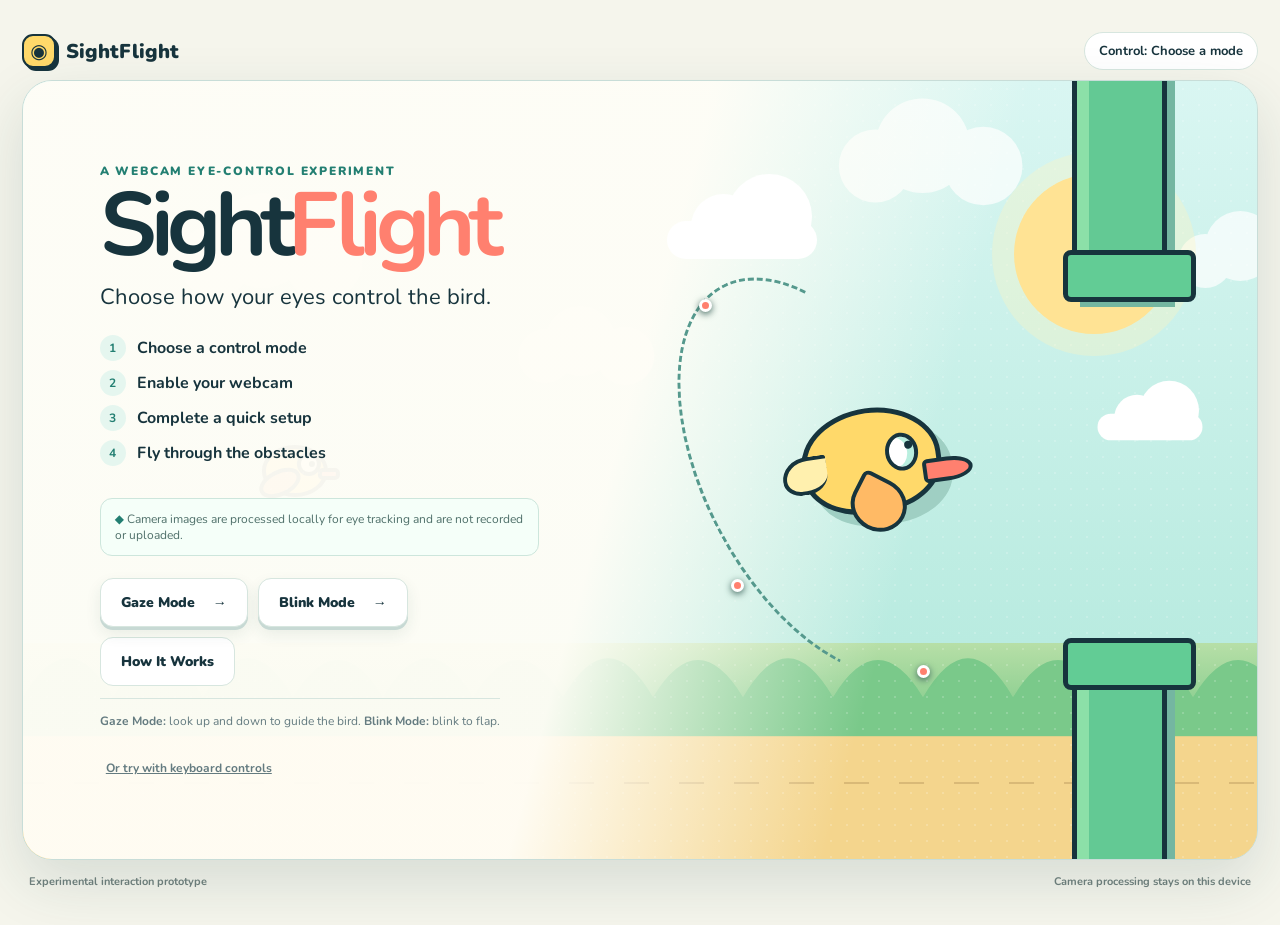
<file: index.html>
<!doctype html>
<html lang="en">
<head>
  <meta charset="utf-8">
  <meta name="viewport" content="width=device-width, initial-scale=1">
  <meta name="description" content="SightFlight — an experimental webcam eye-controlled flying game.">
  <title>SightFlight</title>
  <link rel="preconnect" href="https://fonts.googleapis.com">
  <link rel="preconnect" href="https://fonts.gstatic.com" crossorigin>
  <link href="https://fonts.googleapis.com/css2?family=Nunito:wght@500;700;800;900&display=swap" rel="stylesheet">
  <link rel="stylesheet" href="style.css">
  <link rel="stylesheet" href="mode-selection.css">
  <style>.blink-readiness{display:grid;gap:8px;margin:22px auto;padding:18px;border:1px solid var(--line);border-radius:14px;background:#f5fffaf0}.blink-readiness strong{font-size:22px}.blink-readiness span{color:var(--muted);font-weight:800}.button:disabled{cursor:not-allowed;opacity:.45;transform:none;box-shadow:none}.debug-panel{width:420px;max-height:calc(100% - 115px);overflow:auto}.debug-action{width:100%;margin:7px 0;padding:6px;border:1px solid #ffffff55;border-radius:7px;color:#fff;background:#ffffff12;font:700 11px Nunito;cursor:pointer}.diagnostic-fields{display:grid;grid-template-columns:1fr 1fr;gap:5px}.diagnostic-fields select,.diagnostic-fields input{min-width:0;padding:5px;border:1px solid #ffffff55;border-radius:6px;color:#fff;background:#173532;font:700 10px Nunito}.diagnostic-hint,.history-status{margin:2px 0 8px;font-size:10px;line-height:1.35;color:#d8ece8}.blink-history{width:100%;margin:5px 0;border-collapse:collapse;font-size:9px}.blink-history th,.blink-history td{padding:3px 2px;border-bottom:1px solid #ffffff20;text-align:right}.blink-history th:nth-child(2),.blink-history td:nth-child(2){text-align:left}.blink-event-log{margin:5px 0 0;padding-left:17px;font-size:10px;line-height:1.45;color:#d8ece8}.blink-event-log li{margin-bottom:3px}</style>
</head>
<body>
  <main class="app-shell">
    <header class="topbar">
      <a class="brand" href="#" aria-label="SightFlight home">
        <span class="brand-mark" aria-hidden="true">◉</span>
        <span>SightFlight</span>
      </a>
      <div class="top-actions">
        <span id="controlBadge" class="badge">Control: Choose a mode</span>
        <button id="pauseButton" class="icon-button hidden" type="button">Pause</button>
      </div>
    </header>

    <section id="stage" class="stage" aria-live="polite">
      <canvas id="gameCanvas" width="1280" height="720" aria-label="SightFlight game canvas"></canvas>
      <div class="sky-noise" aria-hidden="true"></div>

      <section id="welcomeScreen" class="screen welcome-screen">
        <div class="hero-copy">
          <p class="eyebrow">A WEBCAM EYE-CONTROL EXPERIMENT</p>
          <h1>Sight<span>Flight</span></h1>
          <p class="lede">Choose how your eyes control the bird.</p>
          <ol class="steps">
            <li><b>1</b><span>Choose a control mode</span></li>
            <li><b>2</b><span>Enable your webcam</span></li>
            <li><b>3</b><span>Complete a quick setup</span></li>
            <li><b>4</b><span>Fly through the obstacles</span></li>
          </ol>
          <p class="privacy"><span aria-hidden="true">◆</span> Camera images are processed locally for eye tracking and are not recorded or uploaded.</p>
          <div class="button-row">
            <button id="enableTrackingButton" class="button secondary mode-option" type="button" aria-pressed="false">Gaze Mode <span>→</span></button>
            <button id="enableBlinkButton" class="button secondary mode-option" type="button" aria-pressed="false">Blink Mode <span>→</span></button>
            <button id="howButton" class="button secondary" type="button">How It Works</button>
          </div>
          <p class="fine-print"><b>Gaze Mode:</b> look up and down to guide the bird. <b>Blink Mode:</b> blink to flap.</p>
          <button id="keyboardDemoButton" class="text-button" type="button">Or try with keyboard controls</button>
        </div>
        <div class="hero-art" aria-hidden="true">
          <div class="sun"></div><div class="cloud cloud-a"></div><div class="cloud cloud-b"></div>
          <div class="hero-bird"><i></i><em></em><b></b></div>
          <div class="gaze-path"><span></span><span></span><span></span></div>
          <div class="pipe-art top"></div><div class="pipe-art bottom"></div>
        </div>
      </section>

      <section id="blinkTestScreen" class="screen centered hidden">
        <div class="card compact-card">
          <p class="eyebrow">Blink Mode setup</p><h2>Blink Test</h2>
          <p>Blink normally a few times while facing the camera.</p>
          <div class="blink-readiness"><strong id="blinkTestEyes">Eyes: WAITING</strong><span id="blinkTestCount">Blinks detected: 0 / 3</span></div>
          <p id="blinkTestStatus" class="fine-print">Loading face tracking…</p>
          <div class="button-row"><button id="startBlinkButton" class="button primary" type="button" disabled>Start Game <span>→</span></button><button id="retryBlinkButton" class="button secondary" type="button">Retry Test</button><button class="button secondary back-to-menu-button" type="button">Back to Menu</button></div>
        </div>
      </section>

      <section id="cameraScreen" class="screen centered hidden">
        <div class="card compact-card">
          <div class="loader" aria-hidden="true"></div>
          <p class="eyebrow">Camera setup</p>
          <h2>Getting your eyes in view…</h2>
          <p id="cameraStatus">Allow camera access in your browser when prompted.</p>
          <div id="cameraErrorActions" class="button-row hidden">
            <button id="retryCameraButton" class="button primary" type="button">Try Again</button>
            <button id="cameraKeyboardButton" class="button secondary" type="button">Use Keyboard</button>
          </div>
          <button class="button secondary back-to-menu-button" type="button">Back to Menu</button>
        </div>
      </section>

      <section id="calibrationScreen" class="screen hidden">
        <div class="calibration-header">
          <div><p class="eyebrow">Eye tracking setup</p><h2 id="calibrationTitle">Look at each dot and click</h2></div>
          <div class="progress-wrap"><span id="calibrationProgress">Calibration: 0 / 9</span><div class="progress"><i id="calibrationBar"></i></div><button class="mini-button setup-back-button back-to-menu-button" type="button">Back to Menu</button></div>
        </div>
        <p id="calibrationHint" class="calibration-hint">Keep your head comfortably still. Click each target 3 times while looking directly at it.</p>
        <div id="calibrationPoints" class="calibration-points"></div>
        <div id="validationPanel" class="validation-panel hidden">
          <div id="validationTarget" class="validation-target"><span></span></div>
          <div class="validation-copy"><b>Follow the mint target with your eyes</b><span>Orange shows the current estimate.</span></div>
          <div class="button-row">
            <button id="startGameButton" class="button primary" type="button">Start Game <span>→</span></button>
            <button id="recalibrateButton" class="button secondary" type="button">Recalibrate</button>
          </div>
        </div>
      </section>

      <div id="hud" class="hud hidden">
        <div class="score-card"><small>SCORE</small><strong id="scoreValue">0</strong></div>
        <div class="hud-options">
          <label><input id="gazeToggle" type="checkbox"><span></span> Show gaze cursor</label>
          <label><input id="debugToggle" type="checkbox"><span></span> Debug</label>
          <button id="modeButton" class="mini-button" type="button">Use Blink Mode</button>
        </div>
      </div>

      <div id="gazeCursor" class="gaze-cursor hidden" aria-hidden="true"></div>
      <div id="trackingLost" class="tracking-lost hidden"><span></span> Eye tracking lost — look toward the screen.</div>
      <aside id="debugPanel" class="debug-panel hidden"><b>Tracking telemetry</b><dl><dt>Raw X</dt><dd id="debugRawX">—</dd><dt>Raw Y</dt><dd id="debugRawY">—</dd><dt>Window samples</dt><dd id="debugGazeSamples">0</dd><dt>Median Y</dt><dd id="debugMedianY">—</dd><dt>Control Hz</dt><dd id="debugControlHz">10</dd><dt>Smoothed Y</dt><dd id="debugSmoothY">—</dd><dt>Bird target Y</dt><dd id="debugTargetY">—</dd><dt>Blink left</dt><dd id="debugBlinkLeft">—</dd><dt>Blink right</dt><dd id="debugBlinkRight">—</dd><dt>Blink state</dt><dd id="debugBlinkState">OPEN</dd><dt>Close / open</dt><dd id="debugBlinkThresholds">.55 / .32</dd><dt>Cooldown</dt><dd id="debugCooldown">ready</dd><dt>Since blink</dt><dd id="debugSinceBlink">—</dd><dt>Since OPEN</dt><dd id="debugSinceOpen">—</dd><dt>Since CLOSED</dt><dd id="debugSinceClosed">—</dd><dt>Closed ms</dt><dd id="debugClosedMs">0</dd><dt>Video FPS</dt><dd id="debugVideoFps">0.0</dd><dt>MediaPipe FPS</dt><dd id="debugMediaPipeFps">0.0</dd><dt>MP frames</dt><dd id="debugMediaPipeFrames">0</dd><dt>Raw candidates</dt><dd id="debugRawCandidates">0</dd><dt>Accepted blinks</dt><dd id="debugAcceptedBlinks">0</dd><dt>Flaps emitted</dt><dd id="debugFlaps">0</dd><dt>Bird Y</dt><dd id="debugBirdY">—</dd><dt>Bird velocity</dt><dd id="debugBirdVelocity">0</dd><dt>Game FPS</dt><dd id="debugFps">—</dd><dt>Status</dt><dd id="debugStatus">idle</dd></dl><button id="resetBlinkDiagnostics" class="debug-action" type="button">Reset Blink Diagnostics</button><p class="diagnostic-hint">Choose a test and intended blink count, start the run, perform the blinks, then complete it. Each run measures its own counters and average MediaPipe FPS.</p><div class="diagnostic-fields"><select id="blinkTestLabel" aria-label="Diagnostic test type"><option value="Normal">Normal test</option><option value="Fast">Fast test</option></select><input id="blinkActualCount" type="number" min="1" step="1" value="10" aria-label="Intended blinks"></div><button id="startBlinkDiagnosticRun" class="debug-action" type="button">Start Diagnostic Run</button><button id="completeBlinkDiagnosticRun" class="debug-action" type="button" disabled>Complete Diagnostic Run</button><b>Test History (latest 10)</b><table class="blink-history"><thead><tr><th>#</th><th>Type</th><th>Actual</th><th>Raw</th><th>Accepted</th><th>Flaps</th><th>MP FPS</th><th>Capture</th><th>Accept</th></tr></thead><tbody id="blinkHistoryBody"></tbody></table><button id="copyBlinkDiagnosticSummary" class="debug-action" type="button">Copy Diagnostic Summary</button><p id="blinkHistoryStatus" class="history-status"></p><b>Blink event log</b><ol id="blinkEventLog" class="blink-event-log"></ol></aside>

      <section id="readyScreen" class="screen centered hidden"><div class="card compact-card"><p class="eyebrow">Calibration complete</p><h2>Ready to fly?</h2><p>Look toward the upper or lower part of the screen. The bird will smoothly follow your gaze.</p><div class="button-row"><button id="readyStartButton" class="button primary" type="button">Start Game <span>→</span></button><button id="readyRecalibrateButton" class="button secondary" type="button">Recalibrate</button><button class="button secondary back-to-menu-button" type="button">Back to Menu</button></div></div></section>
      <section id="blinkReadyScreen" class="screen centered hidden"><div class="card compact-card"><p class="eyebrow">Blink test complete</p><h2>Ready to fly?</h2><p>Blink both eyes normally to flap upward. The bird will fall between blinks.</p><div class="button-row"><button id="blinkReadyStartButton" class="button primary" type="button">Start Game <span>→</span></button><button id="blinkReadyRetryButton" class="button secondary" type="button">Retry Test</button><button class="button secondary back-to-menu-button" type="button">Back to Menu</button></div></div></section>
      <section id="pauseScreen" class="screen centered overlay hidden"><div class="card compact-card"><p class="eyebrow">Round paused</p><h2 id="pauseTitle">Take your time</h2><p id="pauseMessage">Your score and obstacles are frozen.</p><div class="button-row"><button id="resumeButton" class="button primary" type="button">Resume</button><button class="button secondary back-to-menu-button" type="button">Back to Menu</button></div></div></section>
      <section id="gameOverScreen" class="screen centered overlay hidden"><div class="card compact-card result-card"><div class="result-icon">★</div><p class="eyebrow">Round complete</p><h2>Nice glide!</h2><div class="final-score"><span>Score</span><strong id="finalScore">0</strong><small id="bestScore">Best: 0</small></div><div class="button-row"><button id="restartButton" class="button primary" type="button">Play Again</button><button id="backToMenuButton" class="button secondary" type="button">Back to Menu</button></div></div></section>

      <dialog id="howDialog"><button id="closeHowButton" class="dialog-close" aria-label="Close">×</button><p class="eyebrow">How it works</p><h2>Pick how you want to fly</h2><div class="how-modes"><section><h3>Gaze Mode</h3><div class="flow"><span>Webcam</span><b>→</b><span>Look up or down</span><b>→</b><span>Bird follows</span></div><p>Look higher on the screen to fly up, or lower to fly down. Your bird follows your gaze smoothly while moving forward through the course.</p></section><section><h3>Blink Mode</h3><div class="flow"><span>Webcam</span><b>→</b><span>Blink</span><b>→</b><span>Bird flaps</span></div><p>Blink both eyes normally to flap upward. The bird falls between blinks, so time each flap to slip through the gaps.</p></section></div><p class="fine-print">Everything from your camera is processed in your browser. SightFlight is an experimental game, not a medical device.</p></dialog>
    </section>

    <footer><span>Experimental interaction prototype</span><span>Camera processing stays on this device</span></footer>
  </main>
  <!-- Vendored official WebGazer 3.5.3 release for private, reliable loading. -->
  <script src="webgazer.js"></script>
  <script src="gaze.js"></script>
  <script src="blink.js"></script>
  <script src="game.js"></script>
</body>
</html>
</file>
<file: style.css>
:root{--ink:#17343d;--muted:#647b80;--cream:#fffdf6;--mint:#5fd2af;--mint-dark:#237f72;--coral:#ff806f;--yellow:#ffd96a;--sky:#dff7f2;--line:#d7e6df;--shadow:0 22px 60px rgba(30,73,72,.14)}*{box-sizing:border-box}html,body{margin:0;min-height:100%;font-family:Nunito,system-ui,sans-serif;color:var(--ink);background:#f5f5ec}body{padding:22px}.app-shell{width:min(1450px,100%);margin:auto}.topbar{height:58px;display:flex;align-items:center;justify-content:space-between}.brand{display:flex;gap:10px;align-items:center;color:var(--ink);text-decoration:none;font-weight:900;font-size:20px}.brand-mark{display:grid;place-items:center;width:34px;height:34px;background:var(--yellow);border:2px solid var(--ink);border-radius:11px;box-shadow:3px 3px 0 var(--ink)}.top-actions{display:flex;gap:10px;align-items:center}.badge,.icon-button,.mini-button{font:700 13px Nunito;border:1px solid var(--line);background:#fff;border-radius:99px;padding:9px 14px;color:var(--ink)}.icon-button,.mini-button{cursor:pointer}.stage{height:min(790px,calc(100vh - 120px));min-height:590px;position:relative;overflow:hidden;border:1px solid #c8ddd8;border-radius:30px;background:linear-gradient(#d9f5f2 0 68%,#b5e1b2 68% 73%,#fae0a2 73%);box-shadow:var(--shadow)}canvas{position:absolute;inset:0;width:100%;height:100%;display:block}.sky-noise{position:absolute;inset:0;opacity:.18;pointer-events:none;background-image:radial-gradient(#fff 1px,transparent 1px);background-size:16px 16px}.screen{position:absolute;inset:0;z-index:10}.hidden{display:none!important}.welcome-screen{display:grid;grid-template-columns:48% 52%;background:linear-gradient(105deg,rgba(255,253,246,.96) 0 48%,transparent 70%)}.hero-copy{padding:clamp(45px,6vw,88px);display:flex;flex-direction:column;justify-content:center;align-items:flex-start}.eyebrow{margin:0 0 8px;text-transform:uppercase;letter-spacing:.15em;font-size:12px;font-weight:900;color:var(--mint-dark)}h1{font-size:clamp(58px,7vw,96px);line-height:.87;letter-spacing:-.07em;margin:0}h1 span{color:var(--coral)}h2{font-size:clamp(30px,4vw,48px);line-height:1;margin:5px 0 14px;letter-spacing:-.04em}.lede{font-size:22px;margin:18px 0}.steps{list-style:none;padding:0;margin:5px 0 20px;display:grid;gap:9px}.steps li{display:flex;align-items:center;gap:11px;font-weight:700}.steps b{display:grid;place-items:center;width:26px;height:26px;border-radius:50%;background:#e5f6ef;color:var(--mint-dark);font-size:12px}.privacy{max-width:530px;padding:12px 14px;border:1px solid #cde6dc;border-radius:12px;background:#f5fffaf0;color:#4f706a;font-size:12px}.privacy span{color:var(--mint-dark)}.button-row{display:flex;flex-wrap:wrap;gap:10px;margin-top:10px}.button{border:0;border-radius:13px;padding:14px 20px;font:900 14px Nunito;cursor:pointer;transition:.18s transform,.18s box-shadow}.button:hover{transform:translateY(-2px)}.button.primary{color:#fff;background:var(--ink);box-shadow:0 6px 0 #09232a}.button.primary:hover{box-shadow:0 8px 0 #09232a}.button.primary span{margin-left:14px}.button.secondary{color:var(--ink);background:#fff;border:1px solid var(--line)}.text-button{border:0;background:none;color:var(--muted);font:700 12px Nunito;text-decoration:underline;margin-top:18px;cursor:pointer}.hero-art{position:relative;overflow:hidden}.sun{position:absolute;width:160px;height:160px;border-radius:50%;background:#ffe394;top:12%;right:13%;box-shadow:0 0 0 22px #fff4bd55}.cloud,.cloud:before,.cloud:after{position:absolute;background:#fff;border-radius:50px}.cloud{width:150px;height:38px}.cloud:before,.cloud:after{content:"";width:65px;height:65px;left:24px;bottom:0}.cloud:after{width:85px;height:85px;left:60px}.cloud-a{left:8%;top:18%}.cloud-b{right:5%;top:42%;transform:scale(.7)}.hero-bird{position:absolute;z-index:2;left:29%;top:42%;width:140px;height:105px;background:var(--yellow);border:5px solid var(--ink);border-radius:53% 52% 47% 45%;transform:rotate(-8deg);box-shadow:10px 13px 0 #9fcfc3}.hero-bird:before{content:"";position:absolute;right:17px;top:24px;width:25px;height:30px;border-radius:50%;background:#fff;border:4px solid var(--ink);box-shadow:inset -7px 0 #b9efdf}.hero-bird:after{content:"";position:absolute;right:22px;top:33px;width:8px;height:8px;border-radius:50%;background:var(--ink)}.hero-bird i{position:absolute;right:-35px;top:54px;width:50px;height:24px;background:var(--coral);border:4px solid var(--ink);border-radius:7px 70% 70% 7px}.hero-bird em{position:absolute;left:-25px;top:35px;border:solid var(--ink);border-width:4px 0 4px 4px;width:45px;height:38px;background:#fff0ae;border-radius:70% 10% 60% 50%}.hero-bird b{position:absolute;left:38px;bottom:-24px;width:57px;height:53px;border:4px solid var(--ink);background:#ffba65;border-radius:15% 60% 60%;transform:rotate(35deg)}.gaze-path{position:absolute;inset:0}.gaze-path:before{content:"";position:absolute;left:14%;top:23%;width:36%;height:55%;border:3px dashed #55998d;border-color:#55998d transparent transparent #55998d;border-radius:50%;transform:rotate(-28deg)}.gaze-path span{position:absolute;width:13px;height:13px;background:var(--coral);border:3px solid white;border-radius:50%;box-shadow:0 2px 7px #40675e}.gaze-path span:nth-child(1){left:13%;top:28%}.gaze-path span:nth-child(2){left:18%;top:64%}.gaze-path span:nth-child(3){left:47%;top:75%}.pipe-art{position:absolute;right:14%;width:95px;background:#63c994;border:5px solid var(--ink);box-shadow:inset 12px 0 #8ce0a8,8px 8px 0 #74b6a1}.pipe-art:after{content:"";position:absolute;left:-14px;width:123px;height:42px;background:#62cc95;border:5px solid var(--ink);border-radius:8px}.pipe-art.top{top:-8px;height:29%}.pipe-art.top:after{bottom:-8px}.pipe-art.bottom{bottom:-8px;height:29%}.pipe-art.bottom:after{top:-8px}.centered{display:grid;place-items:center}.card{background:rgba(255,253,246,.96);border:1px solid white;border-radius:24px;box-shadow:var(--shadow);padding:42px;text-align:center}.compact-card{width:min(510px,calc(100% - 32px))}.compact-card p:not(.eyebrow){color:var(--muted)}.compact-card .button-row,.compact-card>.button{justify-content:center;margin:20px auto 0}.loader{width:50px;height:50px;border:5px solid #d9eee7;border-top-color:var(--coral);border-radius:50%;margin:0 auto 22px;animation:spin 1s linear infinite}@keyframes spin{to{transform:rotate(360deg)}}.calibration-header{position:absolute;left:35px;right:35px;top:28px;display:flex;justify-content:space-between;align-items:flex-start}.calibration-header h2{font-size:32px}.progress-wrap{font-weight:800;font-size:13px;text-align:right}.progress{width:180px;height:7px;background:#d5e8e1;border-radius:9px;margin-top:7px;overflow:hidden}.progress i{display:block;width:0;height:100%;background:var(--coral);transition:width .2s}.calibration-hint{position:absolute;top:105px;left:50%;transform:translateX(-50%);margin:0;padding:9px 15px;background:#fff9;border-radius:99px;color:var(--muted);font-size:13px}.calibration-points{position:absolute;inset:155px 80px 70px;display:grid;grid-template-columns:repeat(3,1fr);grid-template-rows:repeat(3,1fr);align-items:center;justify-items:center}.cal-point{width:52px;height:52px;border-radius:50%;border:4px solid #fff;background:var(--coral);box-shadow:0 0 0 2px var(--ink),0 7px 18px #305d5355;color:#fff;font:900 14px Nunito;cursor:pointer;transition:.15s}.cal-point:hover{transform:scale(1.08)}.cal-point.done{background:var(--mint);opacity:.55}.validation-panel{position:absolute;inset:145px 30px 30px}.validation-target{position:absolute;width:34px;height:34px;border-radius:50%;border:3px solid white;background:var(--mint);box-shadow:0 0 0 3px #17343d55;transition:left .7s ease,top .7s ease}.validation-target span{position:absolute;inset:10px;border-radius:50%;background:#fff}.validation-copy{position:absolute;left:50%;bottom:75px;transform:translateX(-50%);padding:12px 20px;border-radius:13px;background:#fffffff0;text-align:center;display:grid}.validation-copy span{font-size:12px;color:var(--muted)}.validation-panel .button-row{position:absolute;bottom:10px;left:50%;transform:translateX(-50%)}.hud{position:absolute;z-index:7;inset:20px 22px auto;display:flex;align-items:flex-start;justify-content:space-between;pointer-events:none}.score-card{display:grid;min-width:100px;padding:10px 17px;border:1px solid #fff;border-radius:16px;background:#fffdeedf;box-shadow:0 6px 20px #17423922}.score-card small{font-size:9px;letter-spacing:.18em;color:var(--muted);font-weight:900}.score-card strong{font-size:31px;line-height:1}.hud-options{display:flex;gap:8px;align-items:center;pointer-events:auto;background:#fffdeedf;padding:8px 10px;border-radius:14px}.hud-options label{font-size:11px;font-weight:800;display:flex;align-items:center;gap:6px}.hud-options input{position:absolute;opacity:0}.hud-options label span{width:29px;height:17px;padding:2px;background:#b6c8c3;border-radius:20px}.hud-options label span:after{content:"";display:block;width:13px;height:13px;background:#fff;border-radius:50%;transition:.15s}.hud-options input:checked+span{background:var(--mint-dark)}.hud-options input:checked+span:after{transform:translateX(12px)}.mini-button{padding:6px 10px;font-size:11px}.gaze-cursor{position:fixed;z-index:30;width:24px;height:24px;border:3px solid #fff;background:var(--coral);border-radius:50%;box-shadow:0 0 0 2px #17343d99;transform:translate(-50%,-50%);pointer-events:none}.tracking-lost{position:absolute;z-index:25;top:88px;left:50%;transform:translateX(-50%);padding:12px 18px;border-radius:12px;color:#fff;background:#17343deF;font-size:13px;font-weight:800}.tracking-lost span{display:inline-block;width:9px;height:9px;border-radius:50%;background:var(--coral);margin-right:7px;animation:pulse 1s infinite}@keyframes pulse{50%{opacity:.25}}.debug-panel{position:absolute;z-index:20;right:22px;top:85px;width:210px;padding:14px;background:#10282de8;color:#fff;border-radius:13px;font:12px ui-monospace,monospace}.debug-panel dl{display:grid;grid-template-columns:1fr 1fr;gap:5px;margin:10px 0 0}.debug-panel dt{color:#9eb5b5}.debug-panel dd{margin:0;text-align:right}.overlay{background:#17343d66;backdrop-filter:blur(4px)}.result-icon{display:grid;place-items:center;margin:-70px auto 15px;width:62px;height:62px;border-radius:50%;background:var(--yellow);border:4px solid var(--ink);font-size:26px}.final-score{display:grid;grid-template-columns:1fr auto;align-items:end;text-align:left;border-top:1px solid var(--line);border-bottom:1px solid var(--line);padding:14px 0;margin:20px 0}.final-score strong{font-size:48px;grid-row:1/3;grid-column:2}.final-score small{color:var(--muted)}dialog{max-width:620px;border:0;border-radius:24px;padding:40px;box-shadow:var(--shadow);color:var(--ink)}dialog::backdrop{background:#17343d88;backdrop-filter:blur(3px)}.dialog-close{position:absolute;right:15px;top:12px;border:0;background:none;font-size:30px;cursor:pointer}.flow{display:flex;align-items:center;justify-content:center;gap:10px;flex-wrap:wrap;margin:25px 0}.flow span{padding:8px 12px;background:#e9f8f2;border-radius:9px;font-size:12px;font-weight:800}.fine-print{font-size:12px;color:var(--muted);border-top:1px solid var(--line);padding-top:14px}footer{display:flex;justify-content:space-between;padding:14px 7px;color:#71817e;font-size:11px;font-weight:700}@media(max-width:850px){body{padding:8px}.stage{min-height:650px}.welcome-screen{display:block;background:rgba(255,253,246,.93)}.hero-copy{padding:35px}.hero-art{display:none}.calibration-points{inset:160px 25px 80px}.calibration-header{left:22px;right:22px}.calibration-header h2{font-size:25px}.hud-options label{display:none}footer{display:none}}
</file>
<file: mode-selection.css>
/* Opening-screen mode cards: flat, raised hover, pressed selection. */
.mode-option {
  min-width: 145px;
  position: relative;
  transform: translateY(0) scale(1);
  box-shadow: 0 3px 0 #c7d9d4, 0 7px 16px rgba(30, 73, 72, .09);
  transition: transform 180ms cubic-bezier(.2, .8, .2, 1), box-shadow 180ms cubic-bezier(.2, .8, .2, 1), background-color 180ms ease, color 180ms ease, border-color 180ms ease;
}

.mode-option span { margin-left: 14px; }

.mode-option:not(.is-selected):hover {
  z-index: 1;
  color: #fff;
  background: var(--ink);
  border-color: var(--ink);
  transform: translateY(-5px) scale(1.045);
  box-shadow: 0 10px 0 #09232a, 0 18px 28px rgba(23, 52, 61, .24);
}

.mode-option.is-selected {
  color: #fff;
  background: var(--ink);
  border-color: #09232a;
  transform: translateY(1px) scale(1);
  box-shadow: inset 0 3px 5px rgba(0, 0, 0, .28), 0 2px 0 #09232a;
}

.mode-option.is-pressing,
.mode-option.is-pressing:hover,
.mode-option:active {
  color: #fff;
  background: var(--ink);
  border-color: #09232a;
  transform: translateY(2px) scale(.98);
  box-shadow: inset 0 4px 7px rgba(0, 0, 0, .32), 0 1px 0 #09232a;
  transition-duration: 100ms;
}

.mode-option:focus-visible {
  outline: 3px solid var(--coral);
  outline-offset: 4px;
}

.mode-option.is-selected:focus-visible { outline-color: var(--yellow); }

@media (prefers-reduced-motion: reduce) {
  .mode-option,
  .mode-option:hover,
  .mode-option:active,
  .mode-option.is-selected,
  .mode-option.is-pressing {
    transition-duration: 0ms;
    transform: none;
  }
}

.setup-back-button { margin-top: 10px; }

/* Outside the opening menu, no action is dark-selected by default. */
.screen:not(.welcome-screen) .button.primary {
  color: var(--ink);
  background: #fff;
  border: 1px solid var(--line);
  box-shadow: 0 3px 0 #c7d9d4, 0 7px 16px rgba(30, 73, 72, .09);
}

.screen:not(.welcome-screen) .button.primary:hover {
  transform: translateY(-2px);
  box-shadow: 0 5px 0 #c7d9d4, 0 10px 20px rgba(30, 73, 72, .13);
}

.screen:not(.welcome-screen) .button.primary:active {
  transform: translateY(1px);
  box-shadow: 0 1px 0 #c7d9d4;
}

.screen:not(.welcome-screen) .button:focus-visible {
  outline: 3px solid var(--coral);
  outline-offset: 3px;
}

#howDialog {
  width: min(760px, calc(100% - 32px));
  max-height: 88vh;
  overflow: auto;
}

.how-modes {
  display: grid;
  grid-template-columns: repeat(2, minmax(0, 1fr));
  gap: 14px;
  margin: 22px 0;
}

.how-modes section {
  padding: 18px;
  border: 1px solid var(--line);
  border-radius: 16px;
  background: #f8fcf9;
}

.how-modes h3 { margin: 0; font-size: 20px; }
.how-modes p { margin: 12px 0 0; color: var(--muted); font-size: 13px; line-height: 1.5; }
.how-modes .flow { justify-content: flex-start; margin: 14px 0 0; gap: 7px; }
.how-modes .flow span { padding: 7px 9px; }

@media (max-width: 650px) {
  .how-modes { grid-template-columns: 1fr; }
}
</file>
